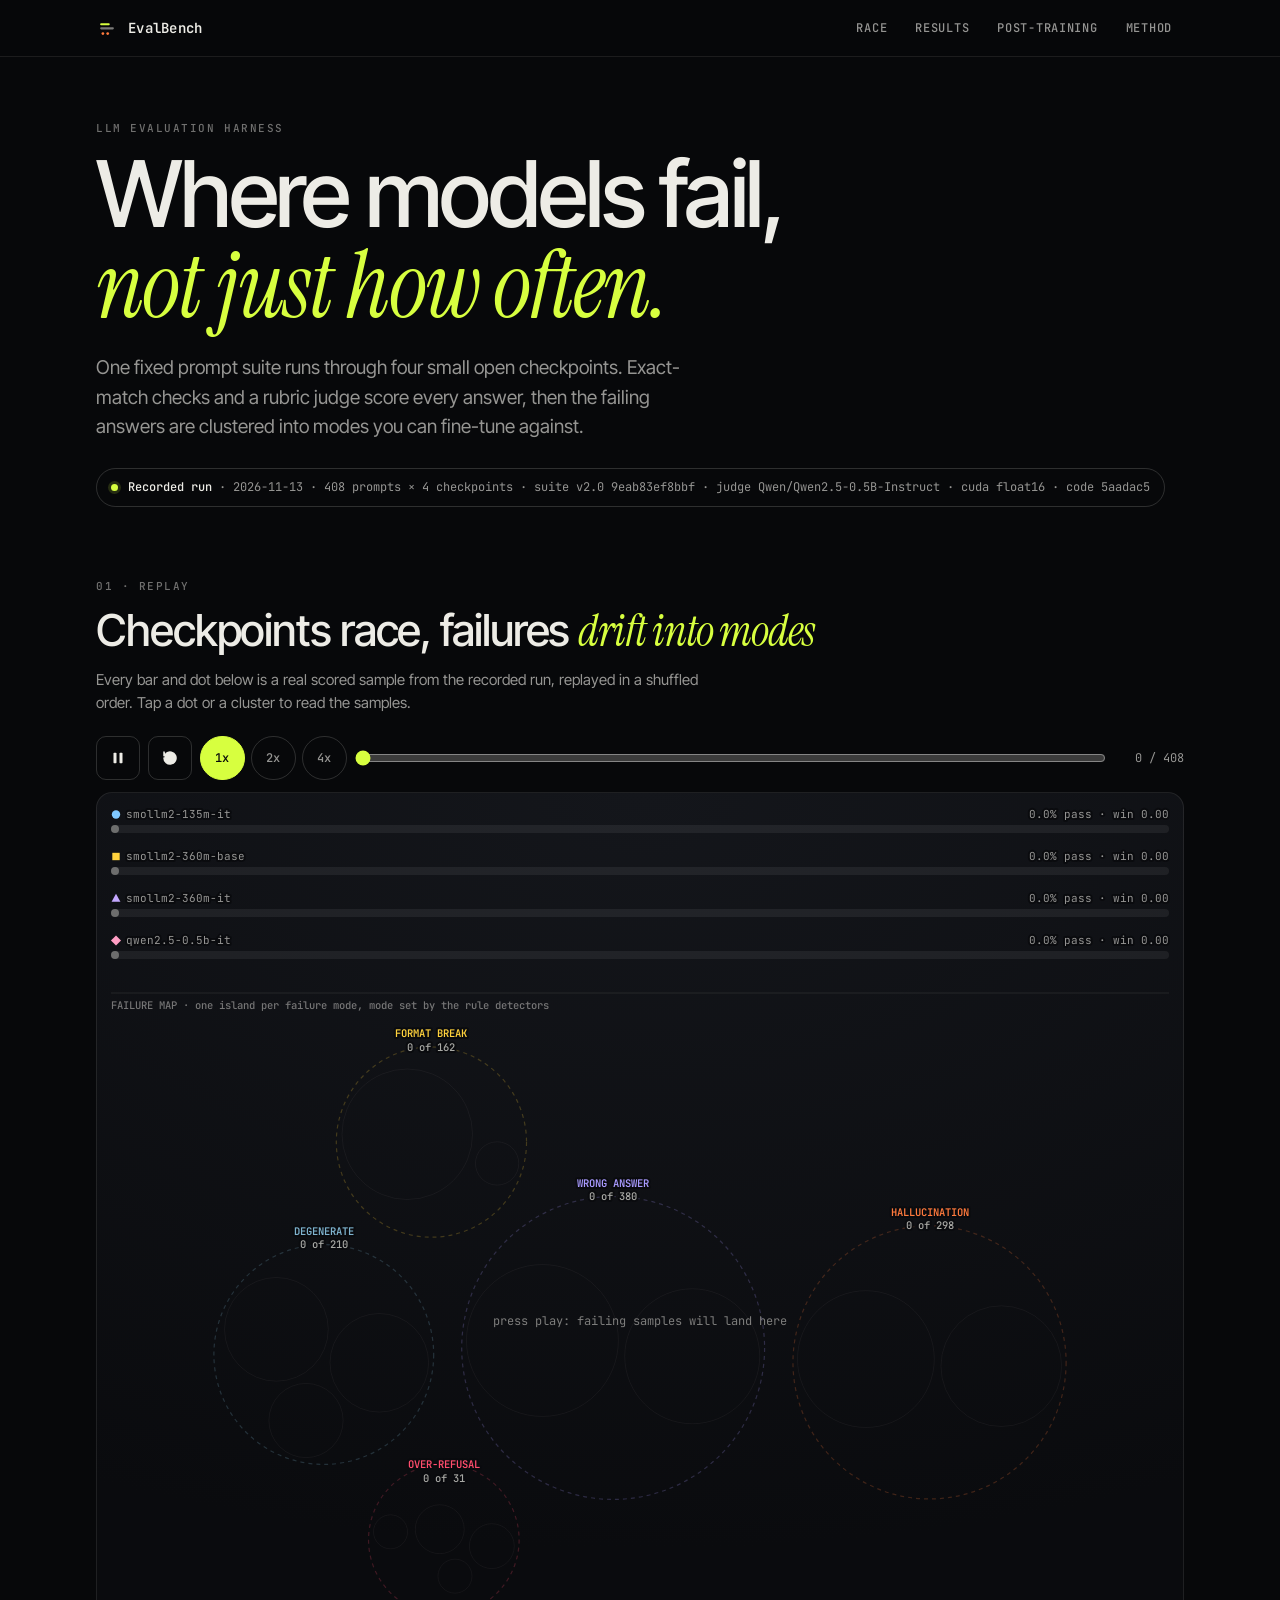
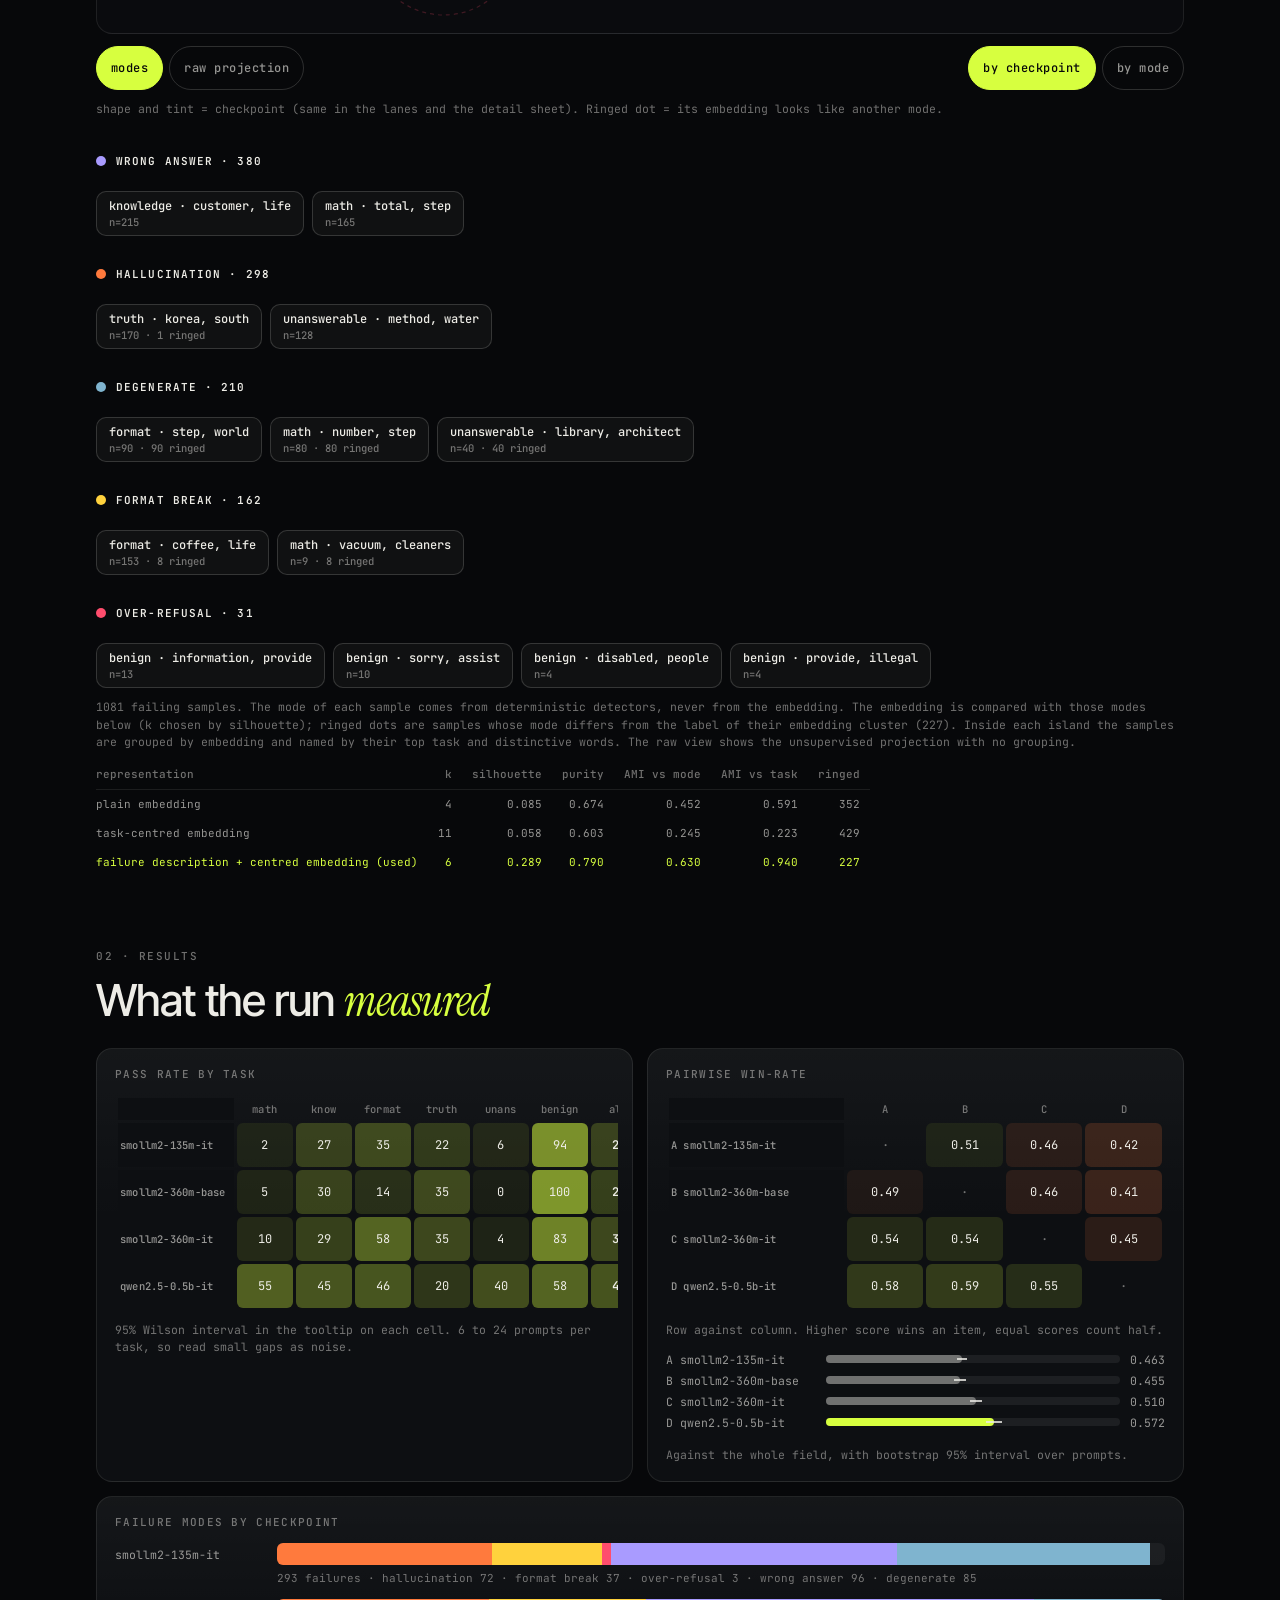
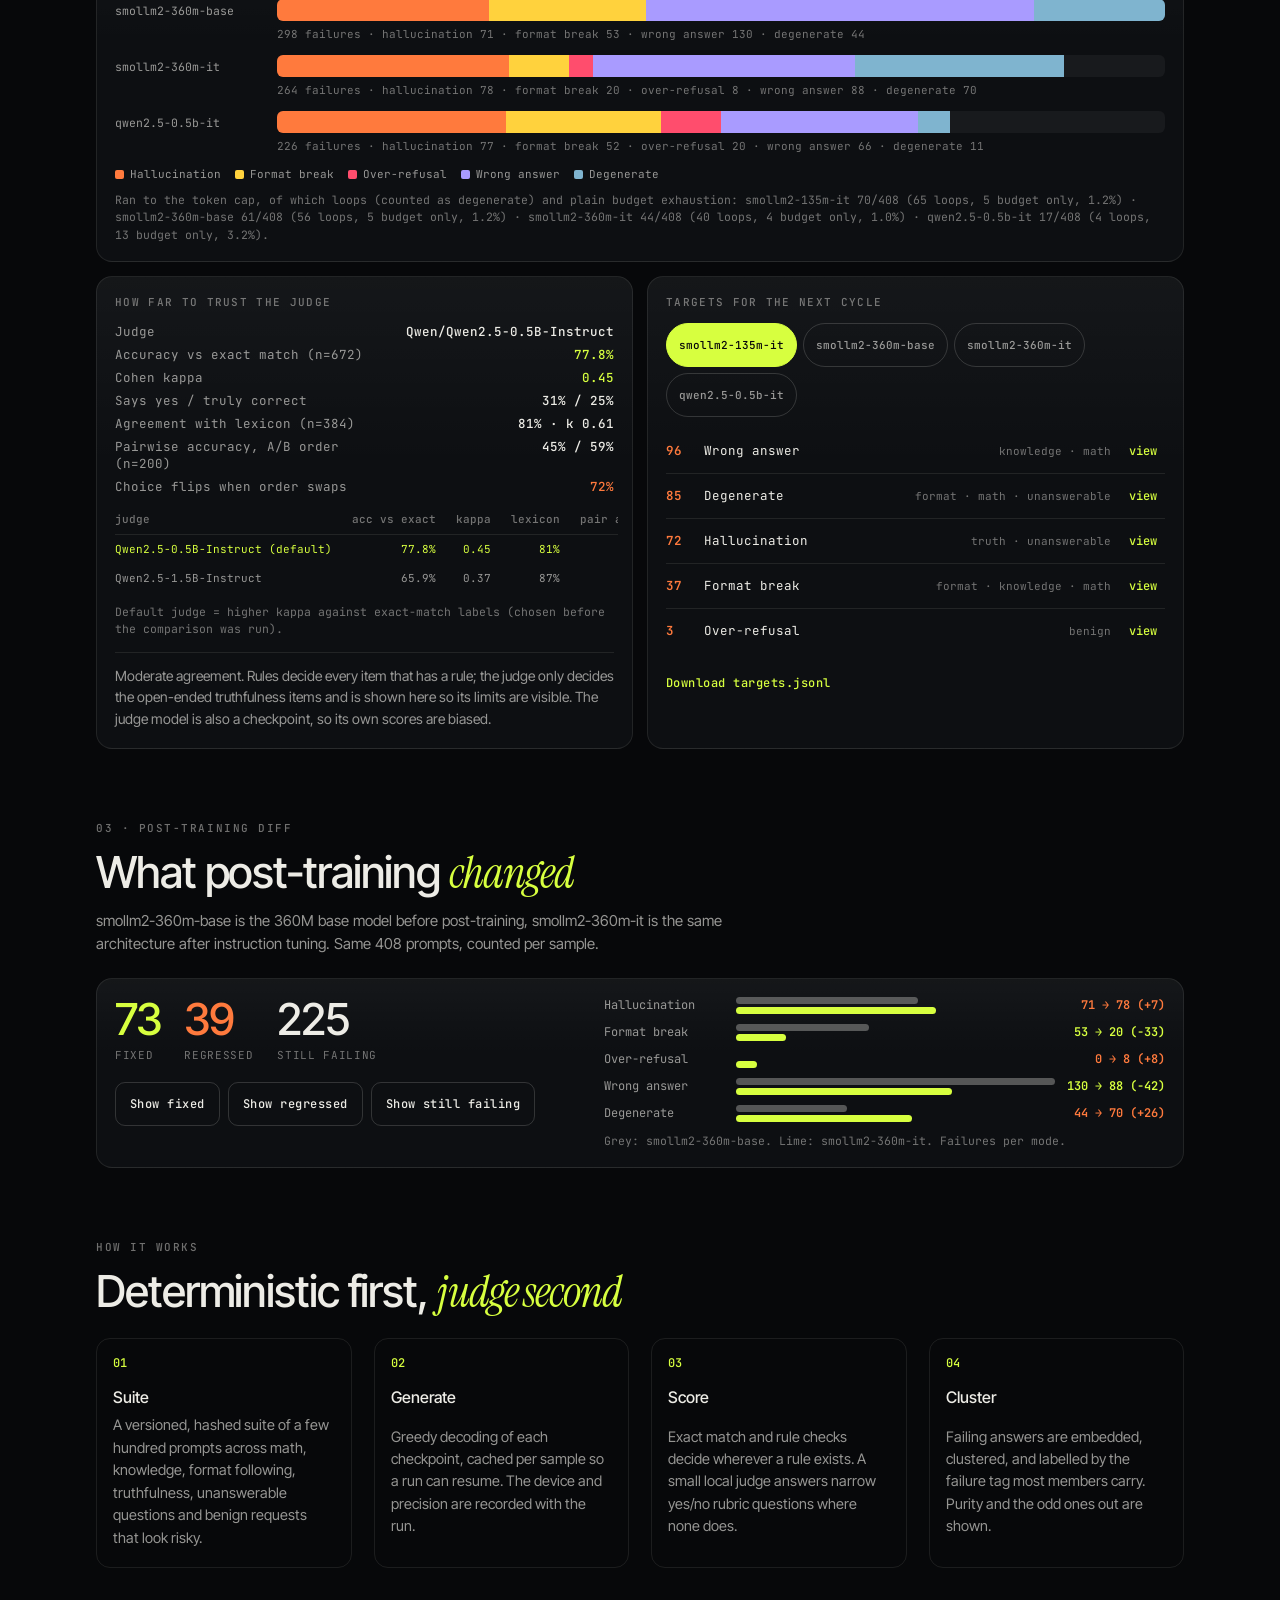
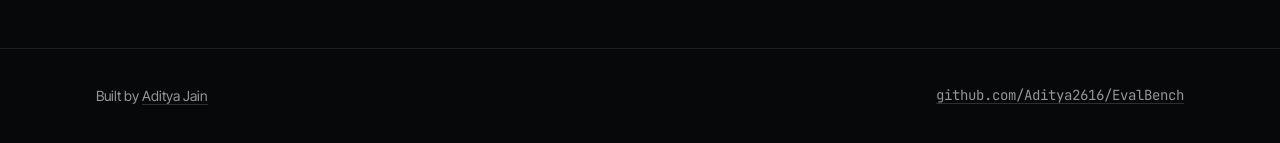
<file: docs/index.html>
<!doctype html>
<html lang="en">
<head>
<meta charset="utf-8">
<meta name="viewport" content="width=device-width, initial-scale=1, viewport-fit=cover">
<title>EvalBench</title>
<meta name="description" content="An evaluation harness that finds where a model fails, not just how often. Recorded run over four small open checkpoints.">
<meta name="theme-color" content="#07080a">
<link rel="icon" href="data:image/svg+xml,%3Csvg xmlns='http://www.w3.org/2000/svg' viewBox='0 0 32 32'%3E%3Crect width='32' height='32' rx='7' fill='%2307080a'/%3E%3Crect x='6' y='9' width='14' height='3' rx='1.5' fill='%23d7ff3f'/%3E%3Crect x='6' y='15' width='20' height='3' rx='1.5' fill='%23edece6' fill-opacity='.5'/%3E%3Ccircle cx='10' cy='24' r='2' fill='%23ff7a3d'/%3E%3Ccircle cx='17' cy='24' r='2' fill='%23ff7a3d'/%3E%3C/svg%3E">
<link rel="preconnect" href="https://fonts.googleapis.com">
<link rel="preconnect" href="https://fonts.gstatic.com" crossorigin>
<link href="https://fonts.googleapis.com/css2?family=Inter+Tight:wght@300..700&family=Instrument+Serif:ital@0;1&family=JetBrains+Mono:wght@400;500;600&display=swap" rel="stylesheet">
<link rel="stylesheet" href="style.css">
</head>
<body>
<a class="skip" href="#stage-sec">Skip to the race</a>

<header class="top">
  <div class="wrap top-in">
    <a class="mark" href="#" aria-label="EvalBench">
      <svg width="22" height="22" viewBox="0 0 32 32" aria-hidden="true"><rect x="6" y="9" width="14" height="3" rx="1.5" fill="#d7ff3f"/><rect x="6" y="15" width="20" height="3" rx="1.5" fill="currentColor" fill-opacity=".5"/><circle cx="10" cy="24" r="2" fill="#ff7a3d"/><circle cx="17" cy="24" r="2" fill="#ff7a3d"/></svg>
      <span>EvalBench</span>
    </a>
    <nav class="links" aria-label="Sections">
      <a href="#stage-sec">Race</a><a href="#panels">Results</a><a href="#diff-sec">Post-training</a><a href="#method">Method</a>
    </nav>
  </div>
</header>

<main>
  <section class="hero wrap">
    <p class="eyebrow">LLM evaluation harness</p>
    <h1>Where models fail,<br><em>not just how often.</em></h1>
    <p class="lede">One fixed prompt suite runs through four small open checkpoints. Exact-match checks and a rubric judge score every answer, then the failing answers are clustered into modes you can fine-tune against.</p>
    <p class="banner" id="banner" role="status"><span class="dot"></span><span id="banner-text">Loading the recorded run</span></p>
  </section>

  <section class="wrap stage-sec" id="stage-sec" aria-labelledby="h-race">
    <div class="sec-head">
      <p class="eyebrow">01 · Replay</p>
      <h2 id="h-race">Checkpoints race, failures <em>drift into modes</em></h2>
      <p class="sub">Every bar and dot below is a real scored sample from the recorded run, replayed in a shuffled order. Tap a dot or a cluster to read the samples.</p>
    </div>
    <div class="controls" role="group" aria-label="Replay controls">
      <button class="btn icon" id="play" aria-label="Pause" title="Play / pause"><svg viewBox="0 0 24 24" width="18" height="18"><g id="ico-pause"><rect x="6" y="5" width="4" height="14" rx="1"/><rect x="14" y="5" width="4" height="14" rx="1"/></g><path id="ico-play" d="M8 5l11 7-11 7z" hidden/></svg></button>
      <button class="btn icon" id="replay" aria-label="Replay from the start" title="Replay"><svg viewBox="0 0 24 24" width="18" height="18" fill="none" stroke="currentColor" stroke-width="2" stroke-linecap="round" stroke-linejoin="round"><path d="M4 12a8 8 0 1 0 3-6.2"/><path d="M4 4v5h5"/></svg></button>
      <div class="speed" role="radiogroup" aria-label="Speed">
        <button class="btn chip on" data-speed="1" role="radio" aria-checked="true">1x</button>
        <button class="btn chip" data-speed="2" role="radio" aria-checked="false">2x</button>
        <button class="btn chip" data-speed="4" role="radio" aria-checked="false">4x</button>
      </div>
      <label class="scrub"><span class="sr">Position in the replay</span><input id="scrub" type="range" min="0" max="1" step="0.01" value="0"></label>
      <output class="count mono" id="count">0 / 0</output>
    </div>
    <div class="stage" id="stage">
      <canvas id="canvas" role="img" aria-label="Checkpoint pass rates and a map of failing samples grouped by failure mode"></canvas>
    </div>
    <div class="legend-row">
      <div class="seg" role="radiogroup" aria-label="Map view">
        <button class="btn chip on" data-view="islands" role="radio" aria-checked="true">modes</button>
        <button class="btn chip" data-view="raw" role="radio" aria-checked="false">raw projection</button>
      </div>
      <div class="seg" role="radiogroup" aria-label="Dot colour">
        <button class="btn chip on" data-color="ckpt" role="radio" aria-checked="true">by checkpoint</button>
        <button class="btn chip" data-color="tag" role="radio" aria-checked="false">by mode</button>
      </div>
      <p class="note mono">shape and tint = checkpoint (same in the lanes and the detail sheet). Ringed dot = its embedding looks like another mode.</p>
    </div>
    <ul class="chips" id="cluster-chips" aria-label="Failure clusters"></ul>
    <div id="cluster-stats"></div>
  </section>

  <section class="wrap panels" id="panels">
    <div class="sec-head">
      <p class="eyebrow">02 · Results</p>
      <h2>What the run <em>measured</em></h2>
    </div>
    <div class="grid">
      <article class="panel" id="p-pass"><h3>Pass rate by task</h3><div class="scroll"><div id="pass-table"></div></div><p class="note mono">95% Wilson interval in the tooltip on each cell. 6 to 24 prompts per task, so read small gaps as noise.</p></article>
      <article class="panel" id="p-win"><h3>Pairwise win-rate</h3><div class="scroll"><div id="win-table"></div></div><p class="note mono" id="win-note">Row against column. Higher score wins an item, equal scores count half.</p><div id="field-win"></div></article>
      <article class="panel wide" id="p-modes"><h3>Failure modes by checkpoint</h3><div id="mode-bars"></div></article>
      <article class="panel" id="p-judge"><h3>How far to trust the judge</h3><div id="judge-card"></div></article>
      <article class="panel" id="p-targets"><h3>Targets for the next cycle</h3><div id="target-tabs" class="tabs" role="tablist"></div><div id="target-list"></div><button class="btn text" id="dl-targets">Download targets.jsonl</button></article>
    </div>
  </section>

  <section class="wrap" id="diff-sec">
    <div class="sec-head">
      <p class="eyebrow">03 · Post-training diff</p>
      <h2 id="diff-title">What post-training <em>changed</em></h2>
      <p class="sub" id="diff-sub"></p>
    </div>
    <div class="panel" id="diff-card"></div>
  </section>

  <section class="wrap" id="try-sec" hidden>
    <div class="sec-head">
      <p class="eyebrow">04 · Try it</p>
      <h2>Ask the checkpoints <em>yourself</em></h2>
      <p class="sub">Local server only. Runs your prompt through the selected checkpoints on this machine and shows which failure signals fire.</p>
    </div>
    <form class="panel" id="try-form">
      <label class="sr" for="try-prompt">Prompt</label>
      <textarea id="try-prompt" rows="3" maxlength="1200" placeholder="Who won the 1987 Valdorian Chess Olympiad?"></textarea>
      <div class="try-row"><div id="try-ckpts" class="checks"></div><button class="btn primary" id="try-go" type="submit">Run</button></div>
      <div id="try-out"></div>
    </form>
  </section>

  <section class="wrap method" id="method">
    <div class="sec-head">
      <p class="eyebrow">How it works</p>
      <h2>Deterministic first, <em>judge second</em></h2>
    </div>
    <ol class="steps">
      <li><b>Suite</b><span>A versioned, hashed suite of a few hundred prompts across math, knowledge, format following, truthfulness, unanswerable questions and benign requests that look risky.</span></li>
      <li><b>Generate</b><span>Greedy decoding of each checkpoint, cached per sample so a run can resume. The device and precision are recorded with the run.</span></li>
      <li><b>Score</b><span>Exact match and rule checks decide wherever a rule exists. A small local judge answers narrow yes/no rubric questions where none does.</span></li>
      <li><b>Cluster</b><span>Failing answers are embedded, clustered, and labelled by the failure tag most members carry. Purity and the odd ones out are shown.</span></li>
    </ol>
  </section>
</main>

<footer class="foot">
  <div class="wrap foot-in">
    <span>Built by <a href="https://adityajain16.vercel.app" rel="noopener">Aditya Jain</a></span>
    <span class="mono"><a href="https://github.com/Aditya2616/EvalBench" rel="noopener">github.com/Aditya2616/EvalBench</a></span>
  </div>
</footer>

<div class="scrim" id="scrim" hidden></div>
<aside class="drawer" id="drawer" role="dialog" aria-modal="true" aria-labelledby="dr-title" hidden>
  <div class="grab" id="grab" aria-hidden="true"><i></i></div>
  <header class="dr-head">
    <div><p class="eyebrow" id="dr-kicker"></p><h3 id="dr-title"></h3><p class="note mono" id="dr-meta"></p></div>
    <button class="btn icon" id="dr-close" aria-label="Close"><svg viewBox="0 0 24 24" width="18" height="18" fill="none" stroke="currentColor" stroke-width="2" stroke-linecap="round"><path d="M6 6l12 12M18 6L6 18"/></svg></button>
  </header>
  <div class="dr-filter" id="dr-filter" role="group" aria-label="Filter by checkpoint"></div>
  <div class="dr-body" id="dr-body"></div>
</aside>

<script src="https://cdnjs.cloudflare.com/ajax/libs/gsap/3.12.5/gsap.min.js" defer></script>
<script type="module" src="app.js"></script>
</body>
</html>
</file>
<file: docs/style.css>
:root {
  --void: #07080a;
  --panel: #0d0f12;
  --bone: #edece6;
  --mute: rgba(237, 236, 230, .62);
  --dim: rgba(237, 236, 230, .46);
  --line: rgba(237, 236, 230, .09);
  --line-2: rgba(237, 236, 230, .17);
  --lime: #d7ff3f;
  --ember: #ff7a3d;
  --sans: "Inter Tight", system-ui, -apple-system, "Segoe UI", sans-serif;
  --serif: "Instrument Serif", Georgia, serif;
  --mono: "JetBrains Mono", ui-monospace, Consolas, monospace;
  --ease: cubic-bezier(.19, 1, .22, 1);
  --gut: 16px;
  color-scheme: dark;
}
* { box-sizing: border-box; }
html { -webkit-text-size-adjust: 100%; text-size-adjust: 100%; scroll-behavior: smooth; }
body { margin: 0; background: var(--void); color: var(--bone); font: 400 16px/1.55 var(--sans); overflow-x: hidden; -webkit-font-smoothing: antialiased; }
a { color: inherit; text-decoration-color: var(--line-2); text-underline-offset: 3px; }
a:hover { text-decoration-color: var(--lime); }
h1, h2, h3, p { margin: 0; }
em { font-family: var(--serif); font-style: italic; font-weight: 400; }
.mono { font-family: var(--mono); }
.sr { position: absolute; width: 1px; height: 1px; overflow: hidden; clip: rect(0 0 0 0); white-space: nowrap; }
.skip { position: absolute; left: 8px; top: -60px; background: var(--lime); color: var(--void); padding: 10px 14px; z-index: 50; border-radius: 6px; }
.skip:focus { top: 8px; }
.wrap { width: 100%; max-width: 1120px; margin: 0 auto; padding: 0 var(--gut); }
:focus-visible { outline: 2px solid var(--lime); outline-offset: 2px; border-radius: 4px; }

.top { position: sticky; top: 0; z-index: 20; background: rgba(7, 8, 10, .82); backdrop-filter: blur(10px); -webkit-backdrop-filter: blur(10px); border-bottom: 1px solid var(--line); padding-top: env(safe-area-inset-top); }
.top-in { display: flex; align-items: center; justify-content: space-between; min-height: 56px; }
.mark { display: inline-flex; align-items: center; gap: 10px; text-decoration: none; font: 600 14px var(--mono); letter-spacing: .02em; min-height: 44px; }
.links { display: none; gap: 4px; }
.links a { font: 500 12px var(--mono); letter-spacing: .06em; text-transform: uppercase; color: var(--mute); text-decoration: none; padding: 0 12px; min-height: 44px; display: inline-flex; align-items: center; }
.links a:hover { color: var(--bone); }
@media (min-width: 720px) { .links { display: flex; } }

.eyebrow { font: 500 11px var(--mono); letter-spacing: .14em; text-transform: uppercase; color: var(--dim); margin-bottom: 14px; }
.hero { padding-top: clamp(36px, 8vw, 88px); padding-bottom: clamp(28px, 5vw, 56px); }
h1 { font: 500 clamp(40px, 9.2vw, 92px)/.98 var(--sans); letter-spacing: -.035em; }
h1 em { color: var(--lime); letter-spacing: -.02em; }
.lede { max-width: 620px; margin-top: 22px; color: var(--mute); font-size: clamp(16px, 2.2vw, 19px); }
.banner { display: inline-flex; align-items: flex-start; gap: 10px; margin-top: 26px; padding: 10px 14px; border: 1px solid var(--line-2); border-radius: 999px; font: 400 12px/1.45 var(--mono); color: var(--mute); max-width: 100%; }
.banner .dot { flex: none; width: 7px; height: 7px; margin-top: 5px; border-radius: 50%; background: var(--lime); box-shadow: 0 0 0 3px rgba(215, 255, 63, .15); }
.banner b { color: var(--bone); font-weight: 500; }

.sec-head { margin-bottom: 22px; }
.sec-head h2 { font: 500 clamp(26px, 5vw, 44px)/1.08 var(--sans); letter-spacing: -.025em; }
.sec-head h2 em { color: var(--lime); }
.sub { margin-top: 12px; color: var(--mute); max-width: 640px; font-size: 15px; }
section.wrap { padding-top: clamp(32px, 6vw, 64px); padding-bottom: 8px; }
.note { font: 400 11.5px/1.5 var(--mono); color: var(--dim); margin-top: 10px; }

.btn { font: 500 12px var(--mono); letter-spacing: .04em; color: var(--bone); background: transparent; border: 1px solid var(--line-2); border-radius: 10px; min-height: 44px; min-width: 44px; padding: 0 14px; cursor: pointer; display: inline-flex; align-items: center; justify-content: center; -webkit-tap-highlight-color: transparent; transition: background .2s, border-color .2s, color .2s; }
.btn:hover { border-color: var(--bone); }
.btn.icon { padding: 0; }
.btn.icon svg { fill: currentColor; }
.btn.chip { border-radius: 999px; padding: 0 14px; color: var(--mute); }
.btn.chip.on { background: var(--lime); color: var(--void); border-color: var(--lime); }
.btn.primary { background: var(--lime); color: var(--void); border-color: var(--lime); font-weight: 600; padding: 0 26px; }
.btn.text { border: 0; padding: 0; color: var(--lime); justify-content: flex-start; margin-top: 8px; }
.btn[hidden], [hidden] { display: none !important; }

.controls { display: flex; flex-wrap: wrap; align-items: center; gap: 8px; margin-bottom: 12px; }
.speed { display: flex; gap: 6px; }
.scrub { flex: 1 1 140px; display: flex; align-items: center; min-height: 44px; }
.scrub input { width: 100%; accent-color: var(--lime); height: 44px; margin: 0; background: transparent; }
.count { color: var(--mute); font-size: 12px; min-width: 70px; text-align: right; }
.stage { position: relative; border: 1px solid var(--line); border-radius: 16px; background: radial-gradient(120% 90% at 50% 0%, #14161b, #0a0b0e); overflow: hidden; }
.stage canvas { display: block; width: 100%; touch-action: pan-y; cursor: pointer; }
.legend-row { display: flex; flex-wrap: wrap; align-items: center; justify-content: space-between; gap: 10px; margin-top: 12px; }
.seg { display: flex; gap: 6px; flex-wrap: wrap; }
.legend-row .note { margin: 0; }
.chips { list-style: none; padding: 0; margin: 14px 0 0; display: flex; flex-wrap: wrap; gap: 8px; }
.chips button { font: 500 12px var(--mono); color: var(--bone); background: rgba(255, 122, 61, .07); border: 1px solid rgba(255, 122, 61, .35); border-radius: 10px; min-height: 44px; padding: 6px 12px; cursor: pointer; display: flex; flex-direction: column; align-items: flex-start; gap: 1px; text-align: left; -webkit-tap-highlight-color: transparent; }
.chips button:hover { border-color: var(--ember); }
.chips small { color: var(--dim); font-size: 10.5px; }
.chips li.grp { flex: 1 0 100%; margin-top: 8px; }
.chips .grpbtn { all: unset; box-sizing: border-box; min-height: 44px; display: inline-flex; align-items: center; gap: 10px; cursor: pointer; font: 600 11px var(--mono); letter-spacing: .1em; text-transform: uppercase; color: var(--bone); }
.chips .grpbtn i { width: 10px; height: 10px; border-radius: 50%; display: inline-block; }
.chips li:not(.grp) button { background: rgba(237, 236, 230, .04); border-color: var(--line-2); }
.gl { vertical-align: -1px; margin-right: 6px; flex: none; }
.tags .ck { display: inline-flex; align-items: center; }
table.rep { border-collapse: collapse; font-size: 11px; margin-top: 10px; min-width: 520px; }
table.rep th { color: var(--dim); font-weight: 500; text-align: right; padding: 6px 10px; border-bottom: 1px solid var(--line); white-space: nowrap; }
table.rep td { text-align: right; padding: 6px 10px; color: var(--mute); white-space: nowrap; }
table.rep th:first-child, table.rep td:first-child { text-align: left; padding-left: 0; }
table.rep tr.used td { color: var(--lime); }

.grid { display: grid; gap: 14px; grid-template-columns: 1fr; }
@media (min-width: 900px) { .grid { grid-template-columns: 1fr 1fr; } .panel.wide { grid-column: 1 / -1; } }
.panel { border: 1px solid var(--line); border-radius: 16px; background: linear-gradient(180deg, rgba(255, 255, 255, .03), rgba(255, 255, 255, 0) 40%), var(--panel); padding: 18px; min-width: 0; }
.panel h3 { font: 500 11px var(--mono); letter-spacing: .12em; text-transform: uppercase; color: var(--dim); margin-bottom: 14px; }
.scroll { overflow-x: auto; -webkit-overflow-scrolling: touch; margin: 0 -4px; padding: 0 4px; }

table.heat { border-collapse: separate; border-spacing: 3px; width: 100%; font: 400 12px var(--mono); }
table.heat th { font-weight: 500; color: var(--dim); text-align: center; padding: 4px 2px; font-size: 10.5px; letter-spacing: .02em; white-space: nowrap; }
table.heat th.row { text-align: left; color: var(--mute); padding-right: 8px; position: sticky; left: 0; background: var(--panel); white-space: nowrap; }
table.heat td { text-align: center; height: 44px; min-width: 56px; border-radius: 6px; color: var(--bone); cursor: default; font-variant-numeric: tabular-nums; border: 0; padding: 0; background-clip: padding-box; }
table.heat td.na { background: transparent; color: var(--dim); }
table.heat td button { all: unset; display: flex; width: 100%; height: 44px; align-items: center; justify-content: center; cursor: pointer; border-radius: 6px; font: inherit; }
table.heat td button:focus-visible { outline: 2px solid var(--lime); }
#field-win { margin-top: 14px; display: grid; gap: 6px; }
.fw { display: grid; grid-template-columns: minmax(96px, 150px) 1fr auto; gap: 10px; align-items: center; font: 400 11.5px var(--mono); color: var(--mute); }
.fw .track { position: relative; height: 8px; background: rgba(237, 236, 230, .07); border-radius: 4px; }
.fw .fill { position: absolute; left: 0; top: 0; bottom: 0; background: rgba(237, 236, 230, .4); border-radius: 4px; }
.fw .ci { position: absolute; top: 3px; height: 2px; background: var(--bone); opacity: .8; }
.fw.best .fill { background: var(--lime); }

.mrow { display: grid; grid-template-columns: minmax(100px, 150px) 1fr; gap: 6px 12px; align-items: center; margin-bottom: 14px; font: 400 11.5px var(--mono); color: var(--mute); }
.mrow .stack { display: flex; height: 22px; border-radius: 6px; overflow: hidden; background: rgba(237, 236, 230, .05); }
.mrow .seg-bar { height: 100%; transition: width .9s var(--ease); min-width: 0; }
.mkey { display: flex; flex-wrap: wrap; gap: 6px 14px; margin-top: 4px; font: 400 11px var(--mono); color: var(--mute); }
.mkey i { display: inline-block; width: 9px; height: 9px; border-radius: 2px; margin-right: 6px; vertical-align: -1px; }
.mnums { grid-column: 2; color: var(--dim); font-size: 11px; }
@media (max-width: 520px) { .mrow { grid-template-columns: 1fr; } .mnums { grid-column: 1; } }

.kv { display: grid; grid-template-columns: 1fr auto; gap: 6px 14px; font: 400 12.5px var(--mono); }
.kv span { color: var(--mute); } .kv b { font-weight: 500; text-align: right; font-variant-numeric: tabular-nums; }
.kv b.lime { color: var(--lime); } .kv b.warn { color: var(--ember); }
.verdict { margin-top: 14px; padding-top: 12px; border-top: 1px solid var(--line); color: var(--mute); font-size: 14px; }

.tabs { display: flex; gap: 6px; flex-wrap: wrap; margin-bottom: 12px; }
.tabs button { font: 500 11px var(--mono); color: var(--mute); background: transparent; border: 1px solid var(--line-2); border-radius: 999px; min-height: 44px; padding: 0 12px; cursor: pointer; }
.tabs button[aria-selected="true"] { background: var(--lime); color: var(--void); border-color: var(--lime); }
.tgt { display: flex; align-items: center; gap: 10px; min-height: 44px; border-top: 1px solid var(--line); font: 400 12.5px var(--mono); }
.tgt:first-child { border-top: 0; }
.tgt .n { color: var(--ember); font-weight: 600; min-width: 28px; }
.tgt .nm { flex: 1; } .tgt .tk { color: var(--dim); font-size: 11px; }
.tgt button { all: unset; color: var(--lime); cursor: pointer; min-height: 44px; min-width: 44px; justify-content: center; box-sizing: border-box; display: inline-flex; align-items: center; padding: 0 4px; font: 500 12px var(--mono); }

.dgrid { display: grid; gap: 22px; grid-template-columns: 1fr; }
@media (min-width: 900px) { .dgrid { grid-template-columns: 1fr 1.2fr; } }
.big { display: flex; gap: 24px; flex-wrap: wrap; margin-bottom: 16px; }
.big div b { display: block; font: 500 clamp(30px, 6vw, 44px)/1 var(--sans); letter-spacing: -.03em; }
.big div span { font: 400 11px var(--mono); color: var(--dim); letter-spacing: .06em; text-transform: uppercase; }
.big .fx b { color: var(--lime); } .big .rg b { color: var(--ember); }
.dm { display: grid; grid-template-columns: minmax(96px, 120px) 1fr auto; gap: 8px 12px; align-items: center; font: 400 12px var(--mono); color: var(--mute); margin-bottom: 10px; }
.dm .bars { display: grid; gap: 3px; }
.dm .bars i { display: block; height: 7px; border-radius: 4px; }
.dm .bars .b0 { background: rgba(237, 236, 230, .32); } .dm .bars .b1 { background: var(--lime); }
.dm .d { font-weight: 600; min-width: 74px; text-align: right; } .dm .d.up { color: var(--ember); } .dm .d.down { color: var(--lime); }
.btnrow { display: flex; gap: 8px; flex-wrap: wrap; margin-top: 12px; }

textarea { width: 100%; background: #08090b; color: var(--bone); border: 1px solid var(--line-2); border-radius: 12px; padding: 12px 14px; font: 400 16px/1.5 var(--sans); resize: vertical; min-height: 88px; }
.try-row { display: flex; gap: 12px; align-items: center; justify-content: space-between; flex-wrap: wrap; margin-top: 12px; }
.checks { display: flex; gap: 8px; flex-wrap: wrap; }
.checks label { display: inline-flex; align-items: center; gap: 8px; min-height: 44px; padding: 0 12px; border: 1px solid var(--line-2); border-radius: 999px; font: 400 12px var(--mono); color: var(--mute); cursor: pointer; }
.checks input { accent-color: var(--lime); width: 18px; height: 18px; }
.tryres { margin-top: 16px; display: grid; gap: 10px; }
.tryres div { border: 1px solid var(--line); border-radius: 12px; padding: 12px 14px; }
.tryres b { font: 500 11px var(--mono); letter-spacing: .08em; color: var(--lime); }
.tryres pre { white-space: pre-wrap; word-break: break-word; margin: 8px 0 6px; font: 400 13px/1.5 var(--mono); }
.tryres small { color: var(--dim); font: 400 11px var(--mono); }

.steps { list-style: none; padding: 0; margin: 0; display: grid; gap: 0; grid-template-columns: 1fr; border-top: 1px solid var(--line); counter-reset: s; }
.steps li { counter-increment: s; border-bottom: 1px solid var(--line); padding: 16px 0 16px 46px; position: relative; display: grid; gap: 4px; }
.steps li::before { content: "0" counter(s); position: absolute; left: 0; top: 18px; font: 500 12px var(--mono); color: var(--lime); }
.steps b { font-weight: 500; } .steps span { color: var(--mute); font-size: 14.5px; max-width: 640px; }
@media (min-width: 900px) { .steps { grid-template-columns: repeat(4, 1fr); border-top: 0; gap: 22px; } .steps li { border: 1px solid var(--line); border-radius: 14px; padding: 46px 16px 18px; } .steps li::before { top: 16px; left: 16px; } }
.foot { margin-top: 72px; border-top: 1px solid var(--line); padding: 26px 0 calc(26px + env(safe-area-inset-bottom)); color: var(--mute); font-size: 14px; }
.foot-in { display: flex; justify-content: space-between; gap: 12px; flex-wrap: wrap; }
.foot a { display: inline-block; padding: 10px 0; }

.scrim { position: fixed; inset: 0; background: rgba(4, 4, 6, .62); z-index: 40; }
.drawer { position: fixed; z-index: 41; background: #0c0e11; border: 1px solid var(--line-2); display: flex; flex-direction: column; overflow: hidden;
  left: 0; right: 0; bottom: 0; max-height: 86dvh; border-radius: 20px 20px 0 0; border-bottom: 0; padding-bottom: env(safe-area-inset-bottom); box-shadow: 0 -30px 60px -20px rgba(0, 0, 0, .8); }
.grab { padding: 10px 0 4px; display: grid; place-items: center; touch-action: none; cursor: grab; }
.grab i { width: 44px; height: 4px; border-radius: 2px; background: var(--line-2); }
@media (min-width: 900px) {
  .drawer { left: auto; top: 0; right: 0; bottom: 0; width: min(520px, 42vw); max-height: none; border-radius: 0; border: 0; border-left: 1px solid var(--line-2); }
  .grab { display: none; }
}
.dr-head { display: flex; justify-content: space-between; gap: 12px; padding: 8px 16px 10px; align-items: flex-start; }
.dr-head h3 { font: 500 22px/1.15 var(--sans); letter-spacing: -.02em; }
.dr-head .eyebrow { margin-bottom: 6px; }
.dr-filter { display: flex; gap: 6px; padding: 0 16px 10px; overflow-x: auto; flex: none; }
.dr-filter button { flex: none; font: 500 11px var(--mono); color: var(--mute); background: transparent; border: 1px solid var(--line-2); border-radius: 999px; min-height: 44px; padding: 0 12px; cursor: pointer; white-space: nowrap; }
.dr-filter button[aria-pressed="true"] { background: var(--bone); color: var(--void); border-color: var(--bone); }
.dr-body { overflow-y: auto; -webkit-overflow-scrolling: touch; overscroll-behavior: contain; padding: 0 16px 24px; }
.card { border: 1px solid var(--line); border-radius: 12px; margin-top: 10px; background: rgba(255, 255, 255, .02); }
.card > button { all: unset; box-sizing: border-box; width: 100%; padding: 12px 14px; min-height: 44px; cursor: pointer; display: block; }
.card > button:focus-visible { outline: 2px solid var(--lime); }
.card .tags { display: flex; flex-wrap: wrap; gap: 6px 10px; font: 500 10.5px var(--mono); letter-spacing: .05em; text-transform: uppercase; color: var(--dim); }
.card .tags .mode { color: var(--ember); }
.card .tags .ring { color: var(--bone); }
.card .pv { margin-top: 6px; font-size: 14px; color: var(--bone); display: -webkit-box; -webkit-line-clamp: 2; -webkit-box-orient: vertical; overflow: hidden; }
.card.open .pv { display: none; }
.card .more { padding: 0 14px 14px; display: none; }
.card.open .more { display: block; }
.more h4 { margin: 12px 0 4px; font: 500 10.5px var(--mono); letter-spacing: .1em; text-transform: uppercase; color: var(--dim); }
.more pre { margin: 0; white-space: pre-wrap; word-break: break-word; font: 400 12.5px/1.5 var(--mono); color: var(--bone); background: #07080a; border: 1px solid var(--line); border-radius: 8px; padding: 10px 12px; max-height: 240px; overflow: auto; }
.more pre.out { border-color: rgba(255, 122, 61, .35); }
.more p { font: 400 12px/1.5 var(--mono); color: var(--mute); margin-top: 8px; }
.empty { color: var(--dim); font: 400 13px var(--mono); padding: 24px 0; }
@media (prefers-reduced-motion: reduce) { html { scroll-behavior: auto; } * { transition: none !important; } }
</file>
